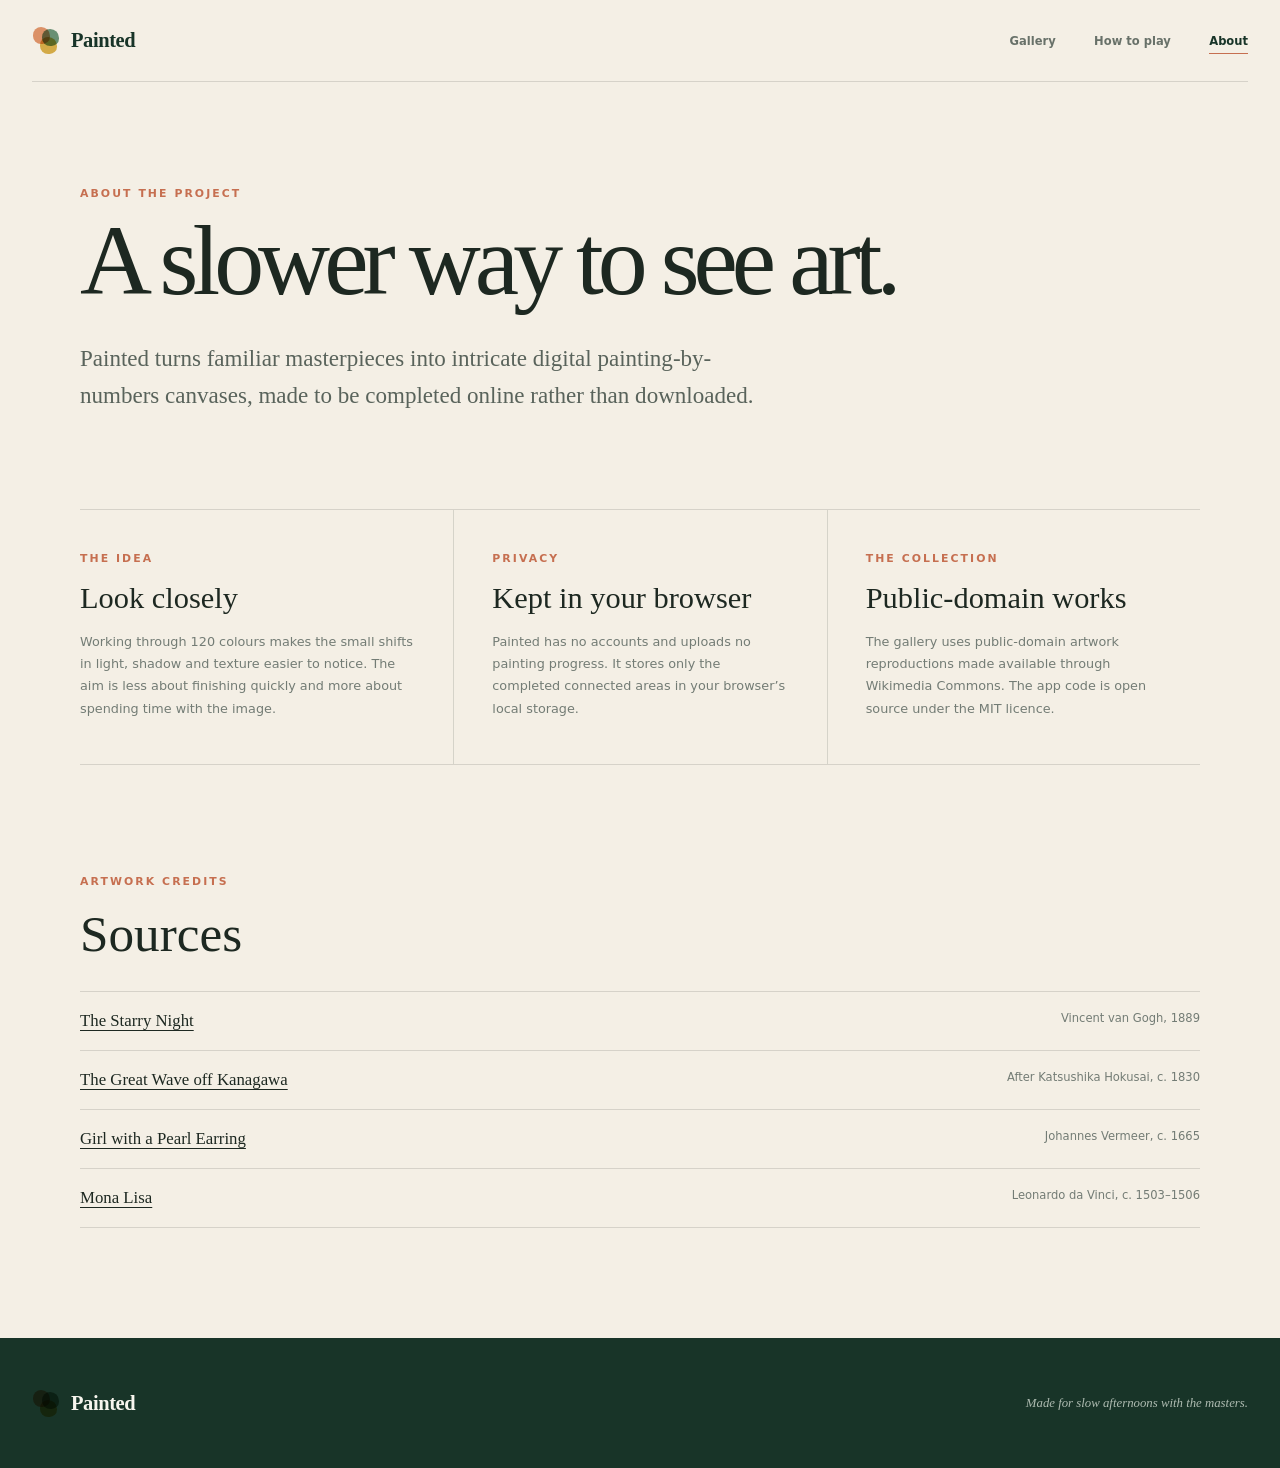
<file: about.html>
<!DOCTYPE html>
<html lang="en">
  <head>
    <meta charset="UTF-8">
    <meta name="viewport" content="width=device-width, initial-scale=1.0">
    <meta name="description" content="About Painted, a browser-based gallery of public-domain masterpieces in 120 colours.">
    <meta name="theme-color" content="#f4efe5">
    <title>About — Painted</title>
    <link rel="stylesheet" href="styles.css">
    <script type="module" src="device-layout.js"></script>
  </head>
  <body>
    <header class="site-header">
      <a class="brand" href="index.html" aria-label="Painted home">
        <span class="brand-mark" aria-hidden="true"><span></span><span></span><span></span></span>
        <span>Painted</span>
      </a>
      <nav class="site-nav" aria-label="Main navigation">
        <a href="index.html">Gallery</a>
        <a href="how.html">How to play</a>
        <a href="about.html" aria-current="page">About</a>
      </nav>
    </header>

    <main class="content-main">
      <header class="page-hero about-hero">
        <p class="eyebrow">About the project</p>
        <h1>A slower way to see art.</h1>
        <p>Painted turns familiar masterpieces into intricate digital painting-by-numbers canvases, made to be completed online rather than downloaded.</p>
      </header>

      <div class="about-grid">
        <section>
          <p class="eyebrow">The idea</p>
          <h2>Look closely</h2>
          <p>Working through 120 colours makes the small shifts in light, shadow and texture easier to notice. The aim is less about finishing quickly and more about spending time with the image.</p>
        </section>
        <section>
          <p class="eyebrow">Privacy</p>
          <h2>Kept in your browser</h2>
          <p>Painted has no accounts and uploads no painting progress. It stores only the completed connected areas in your browser’s local storage.</p>
        </section>
        <section>
          <p class="eyebrow">The collection</p>
          <h2>Public-domain works</h2>
          <p>The gallery uses public-domain artwork reproductions made available through Wikimedia Commons. The app code is open source under the MIT licence.</p>
        </section>
      </div>

      <section class="source-list" aria-labelledby="sources-title">
        <p class="eyebrow">Artwork credits</p>
        <h2 id="sources-title">Sources</h2>
        <ul>
          <li><a href="https://commons.wikimedia.org/wiki/File:Van_Gogh_-_Starry_Night_-_Google_Art_Project.jpg">The Starry Night</a><span>Vincent van Gogh, 1889</span></li>
          <li><a href="https://commons.wikimedia.org/wiki/File:The_Great_Wave_off_Kanagawa.jpg">The Great Wave off Kanagawa</a><span>After Katsushika Hokusai, c. 1830</span></li>
          <li><a href="https://commons.wikimedia.org/wiki/File:Girl_with_a_Pearl_Earring.jpg">Girl with a Pearl Earring</a><span>Johannes Vermeer, c. 1665</span></li>
          <li><a href="https://commons.wikimedia.org/wiki/File:Mona_Lisa,_by_Leonardo_da_Vinci,_from_C2RMF_retouched.jpg">Mona Lisa</a><span>Leonardo da Vinci, c. 1503–1506</span></li>
        </ul>
      </section>
    </main>

    <footer>
      <a class="brand footer-brand" href="index.html">
        <span class="brand-mark" aria-hidden="true"><span></span><span></span><span></span></span>
        <span>Painted</span>
      </a>
      <p>Made for slow afternoons with the masters.</p>
    </footer>
  </body>
</html>
</file>
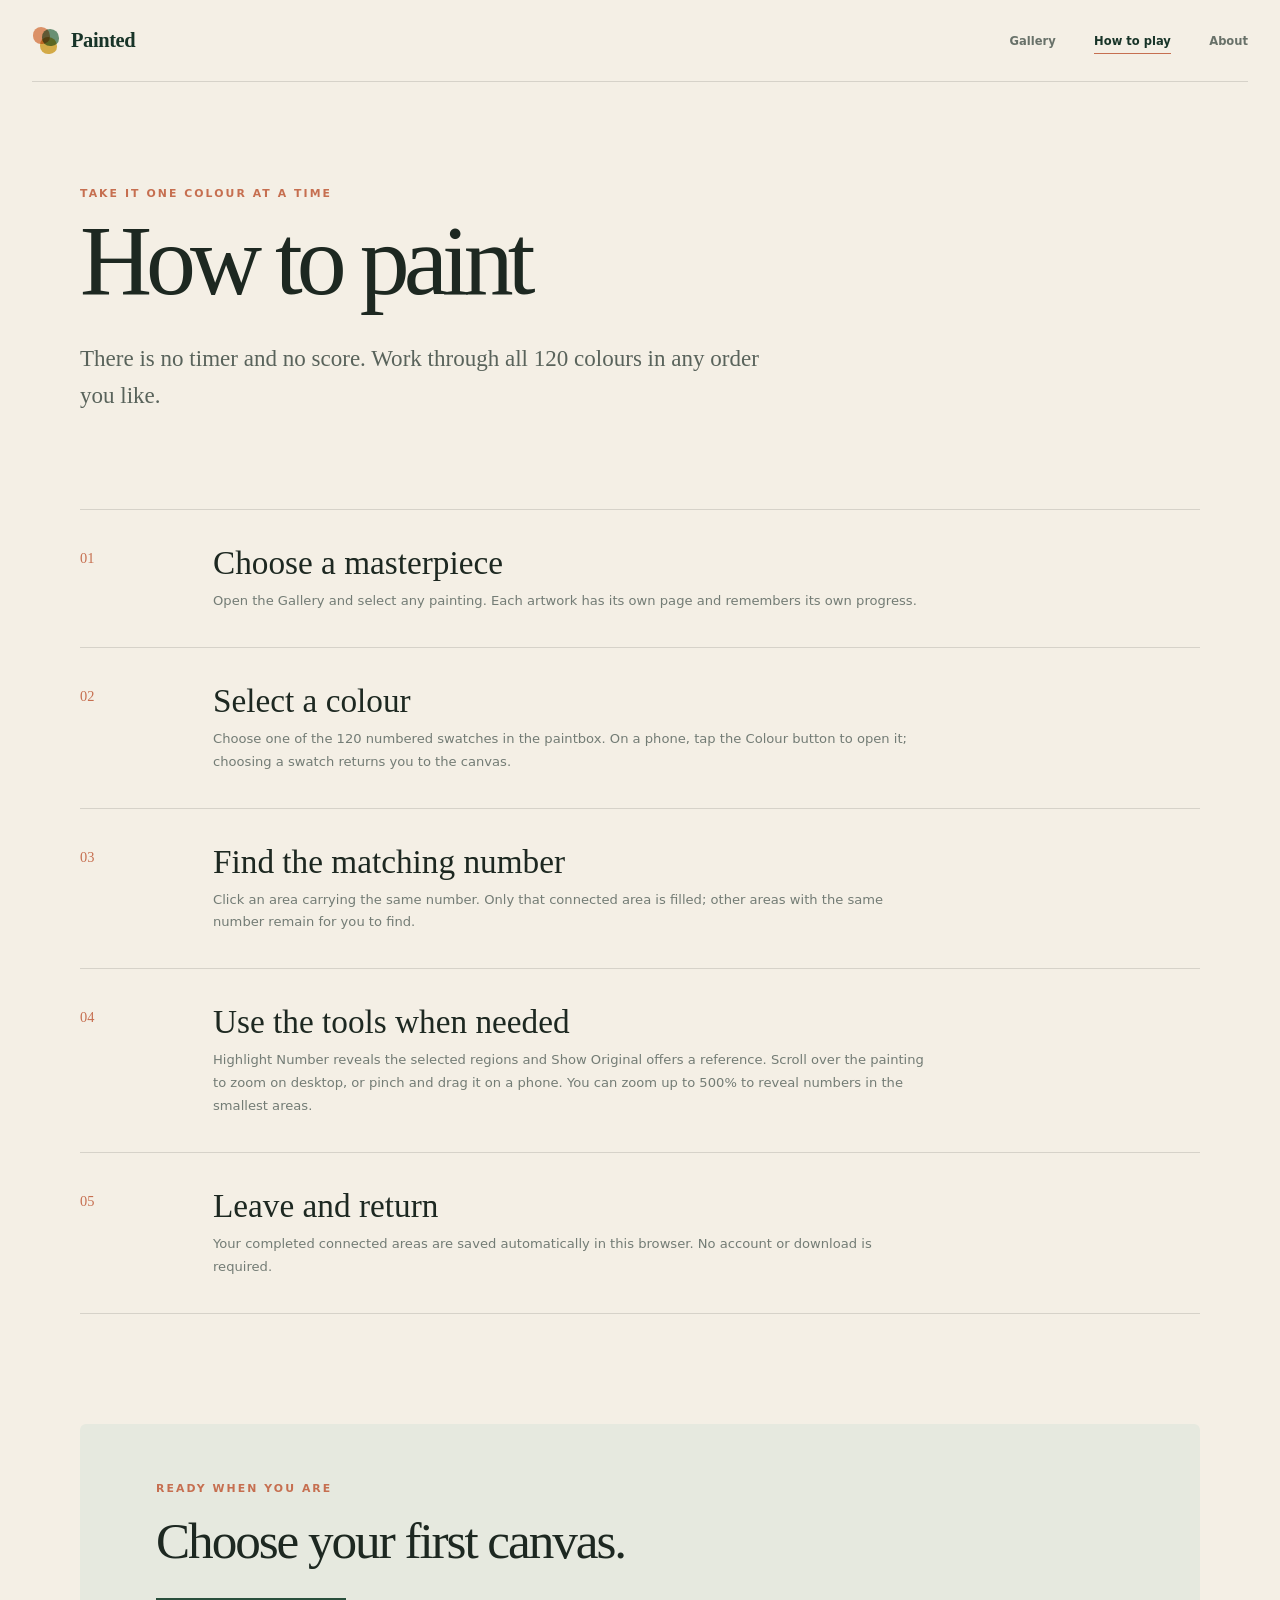
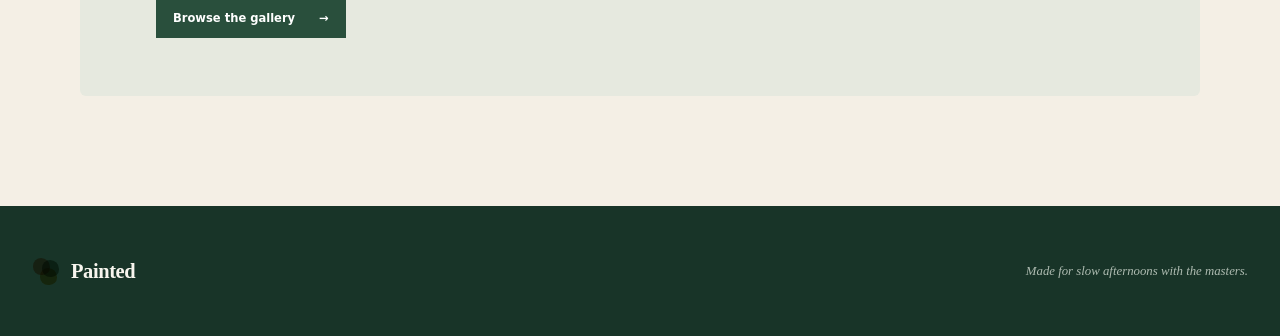
<file: how.html>
<!DOCTYPE html>
<html lang="en">
  <head>
    <meta charset="UTF-8">
    <meta name="viewport" content="width=device-width, initial-scale=1.0">
    <meta name="description" content="Learn how to complete a 120-colour painting-by-numbers masterpiece on Painted.">
    <meta name="theme-color" content="#f4efe5">
    <title>How to play — Painted</title>
    <link rel="stylesheet" href="styles.css">
    <script type="module" src="device-layout.js"></script>
  </head>
  <body>
    <header class="site-header">
      <a class="brand" href="index.html" aria-label="Painted home">
        <span class="brand-mark" aria-hidden="true"><span></span><span></span><span></span></span>
        <span>Painted</span>
      </a>
      <nav class="site-nav" aria-label="Main navigation">
        <a href="index.html">Gallery</a>
        <a href="how.html" aria-current="page">How to play</a>
        <a href="about.html">About</a>
      </nav>
    </header>

    <main class="content-main">
      <header class="page-hero">
        <p class="eyebrow">Take it one colour at a time</p>
        <h1>How to paint</h1>
        <p>There is no timer and no score. Work through all 120 colours in any order you like.</p>
      </header>

      <ol class="instruction-list">
        <li>
          <span>01</span>
          <div><h2>Choose a masterpiece</h2><p>Open the Gallery and select any painting. Each artwork has its own page and remembers its own progress.</p></div>
        </li>
        <li>
          <span>02</span>
          <div><h2>Select a colour</h2><p>Choose one of the 120 numbered swatches in the paintbox. On a phone, tap the Colour button to open it; choosing a swatch returns you to the canvas.</p></div>
        </li>
        <li>
          <span>03</span>
          <div><h2>Find the matching number</h2><p>Click an area carrying the same number. Only that connected area is filled; other areas with the same number remain for you to find.</p></div>
        </li>
        <li>
          <span>04</span>
          <div><h2>Use the tools when needed</h2><p>Highlight Number reveals the selected regions and Show Original offers a reference. Scroll over the painting to zoom on desktop, or pinch and drag it on a phone. You can zoom up to 500% to reveal numbers in the smallest areas.</p></div>
        </li>
        <li>
          <span>05</span>
          <div><h2>Leave and return</h2><p>Your completed connected areas are saved automatically in this browser. No account or download is required.</p></div>
        </li>
      </ol>

      <aside class="content-cta">
        <p class="eyebrow">Ready when you are</p>
        <h2>Choose your first canvas.</h2>
        <a class="primary-link" href="index.html#gallery">Browse the gallery <span aria-hidden="true">→</span></a>
      </aside>
    </main>

    <footer>
      <a class="brand footer-brand" href="index.html">
        <span class="brand-mark" aria-hidden="true"><span></span><span></span><span></span></span>
        <span>Painted</span>
      </a>
      <p>Made for slow afternoons with the masters.</p>
    </footer>
  </body>
</html>
</file>
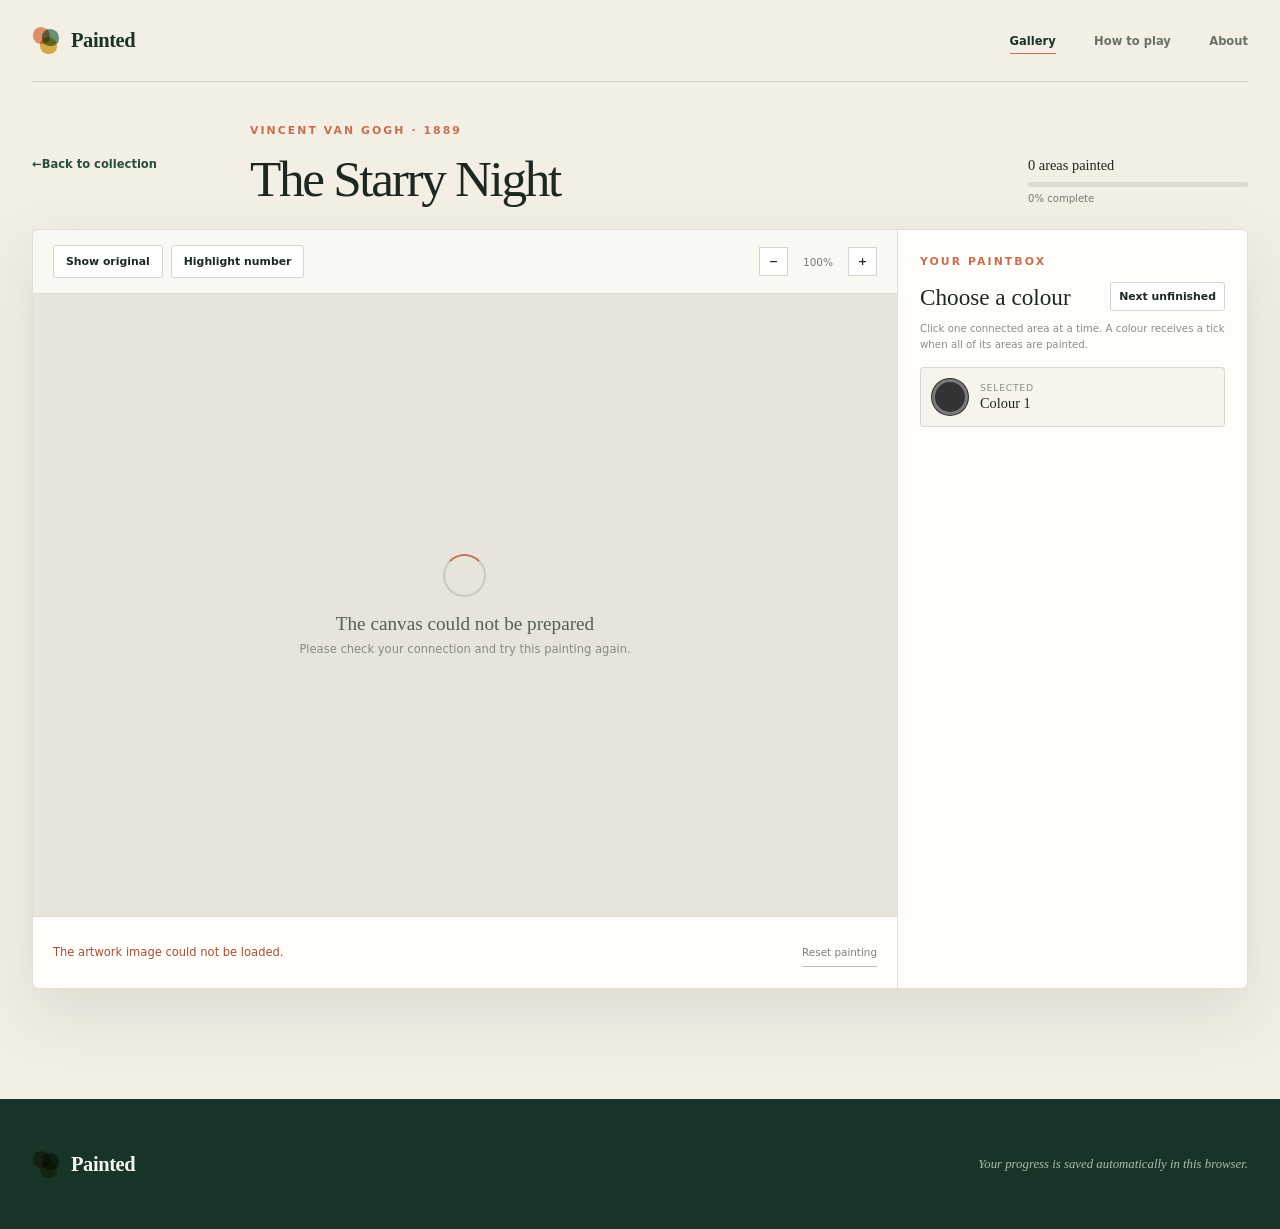
<file: paint.html>
<!DOCTYPE html>
<html lang="en">
  <head>
    <meta charset="UTF-8">
    <meta name="viewport" content="width=device-width, initial-scale=1.0, viewport-fit=cover">
    <meta name="description" content="Paint a classic masterpiece online with 120 numbered colours.">
    <meta name="theme-color" content="#f4efe5">
    <title>Paint a masterpiece — Painted</title>
    <link rel="stylesheet" href="styles.css">
    <link rel="stylesheet" href="mobile-canvas-navigation.css">
    <script type="module" src="device-layout.js"></script>
  </head>
  <body class="paint-page">
    <header class="site-header">
      <a class="brand" href="index.html" aria-label="Painted home">
        <span class="brand-mark" aria-hidden="true"><span></span><span></span><span></span></span>
        <span>Painted</span>
      </a>
      <nav class="site-nav" aria-label="Main navigation">
        <a href="index.html" aria-current="page">Gallery</a>
        <a href="how.html">How to play</a>
        <a href="about.html">About</a>
      </nav>
    </header>

    <main>
      <section class="studio-section" id="studio" aria-labelledby="studio-title">
        <div class="studio-heading">
          <a class="back-button" href="index.html#gallery">
            <span aria-hidden="true">←</span><span class="back-label">Back to collection</span>
          </a>
          <div>
            <p class="eyebrow" id="studio-artist">Preparing artwork</p>
            <h1 id="studio-title">Your canvas</h1>
          </div>
          <div class="progress-summary">
            <strong id="progress-count">0 areas painted</strong>
            <div class="progress-track" aria-hidden="true"><span id="progress-fill"></span></div>
            <small id="progress-percent">0% complete</small>
          </div>
        </div>

        <div class="studio-shell">
          <section class="canvas-panel" aria-label="Interactive painting canvas">
            <div class="canvas-toolbar">
              <div class="tool-group">
                <button id="reference-button" type="button" aria-pressed="false">Show original</button>
                <button id="hint-button" type="button" aria-pressed="false">Highlight number</button>
                <button class="mobile-palette-toggle" id="palette-toggle" type="button" aria-controls="palette-panel" aria-expanded="false">
                  <span aria-hidden="true"></span><strong id="mobile-colour-label">Colours</strong>
                </button>
              </div>
              <div class="zoom-controls" role="group" aria-label="Canvas zoom">
                <button id="zoom-out" type="button" aria-label="Zoom out">−</button>
                <output id="zoom-output" aria-live="polite">100%</output>
                <button id="zoom-in" type="button" aria-label="Zoom in">+</button>
              </div>
            </div>

            <div class="canvas-stage" id="canvas-stage">
              <div class="loading-state" id="loading-state">
                <div class="spinner" aria-hidden="true"></div>
                <strong>Preparing your canvas…</strong>
                <span id="loading-copy">Studying the colours in the original</span>
              </div>
              <div class="canvas-scroll" id="canvas-scroll" hidden>
                <canvas
                  id="paint-canvas"
                  tabindex="0"
                  role="img"
                  aria-label="Interactive numbered painting. Select a colour and click a matching numbered area."
                ></canvas>
              </div>
            </div>

            <div class="canvas-footer">
              <p id="paint-status" role="status" aria-live="polite">Preparing the numbered canvas…</p>
              <button class="reset-button" id="reset-button" type="button">Reset painting</button>
            </div>
          </section>

          <button class="palette-backdrop" id="palette-backdrop" type="button" aria-label="Close paintbox" hidden></button>

          <aside class="palette-panel" id="palette-panel" aria-labelledby="palette-title">
            <div class="palette-drawer-top">
              <span aria-hidden="true"></span>
              <button class="palette-close" id="palette-close" type="button" aria-label="Close paintbox">Close</button>
            </div>
            <div class="palette-heading">
              <div>
                <p class="eyebrow">Your paintbox</p>
                <h2 id="palette-title">Choose a colour</h2>
              </div>
              <button id="next-button" type="button">Next unfinished</button>
            </div>
            <p class="palette-help">Click one connected area at a time. A colour receives a tick when all of its areas are painted.</p>
            <div class="selected-colour" id="selected-colour">
              <span></span>
              <div><small>Selected</small><strong>Colour 1</strong></div>
            </div>
            <div class="palette-grid" id="palette-grid" role="group" aria-label="Numbered colour palette"></div>
          </aside>
        </div>
      </section>
    </main>

    <footer>
      <a class="brand footer-brand" href="index.html">
        <span class="brand-mark" aria-hidden="true"><span></span><span></span><span></span></span>
        <span>Painted</span>
      </a>
      <p>Your progress is saved automatically in this browser.</p>
    </footer>

    <script type="module" src="app.js"></script>
    <script type="module" src="palette-loop.js"></script>
  </body>
</html>
</file>
<file: styles.css>
:root {
  --paper: #f4efe5;
  --card: #fffdf8;
  --ink: #1d2821;
  --forest: #294f3c;
  --forest-dark: #183428;
  --terracotta: #c66f50;
  --sage: #78917d;
  --muted: #737c75;
  --line: rgba(29, 40, 33, 0.14);
  --shadow: 0 24px 62px rgba(33, 43, 36, 0.1);
}

* { box-sizing: border-box; }

html { scroll-behavior: smooth; }

body {
  margin: 0;
  background: var(--paper);
  color: var(--ink);
  font-family: Inter, ui-sans-serif, system-ui, -apple-system, BlinkMacSystemFont, "Segoe UI", sans-serif;
  -webkit-font-smoothing: antialiased;
}

button, input { font: inherit; }
button { color: inherit; }
a { color: inherit; }
[hidden] { display: none !important; }

.site-header {
  width: min(1480px, calc(100% - 64px));
  min-height: 82px;
  margin: 0 auto;
  display: flex;
  align-items: center;
  justify-content: space-between;
  border-bottom: 1px solid var(--line);
}

.site-nav { display: flex; align-items: center; gap: clamp(18px, 3vw, 42px); }
.site-nav a {
  position: relative;
  padding: 10px 0;
  color: #687169;
  font-size: 0.72rem;
  font-weight: 760;
  text-decoration: none;
}
.site-nav a::after {
  content: "";
  position: absolute;
  right: 0;
  bottom: 4px;
  left: 0;
  height: 1px;
  background: var(--terracotta);
  transform: scaleX(0);
  transition: transform 160ms ease;
}
.site-nav a:hover::after, .site-nav a[aria-current="page"]::after { transform: scaleX(1); }
.site-nav a[aria-current="page"] { color: var(--forest-dark); }

.brand {
  display: inline-flex;
  align-items: center;
  gap: 11px;
  color: var(--forest-dark);
  font-family: Georgia, "Times New Roman", serif;
  font-size: 1.28rem;
  font-weight: 700;
  letter-spacing: -0.02em;
  text-decoration: none;
}

.brand-mark { position: relative; width: 28px; height: 27px; display: inline-block; }
.brand-mark span { position: absolute; width: 17px; height: 17px; border-radius: 50% 55% 45% 50%; mix-blend-mode: multiply; }
.brand-mark span:nth-child(1) { top: 0; left: 1px; background: #e59b73; }
.brand-mark span:nth-child(2) { top: 2px; right: 1px; background: #6e9a80; }
.brand-mark span:nth-child(3) { bottom: 0; left: 8px; background: #ddb64f; }

.header-note {
  margin: 0;
  color: var(--muted);
  font-size: 0.7rem;
  font-weight: 700;
  letter-spacing: 0.13em;
  text-transform: uppercase;
}

main { width: min(1480px, calc(100% - 64px)); margin: 0 auto; }

.hero {
  min-height: 470px;
  padding: 76px 0 66px;
  display: grid;
  grid-template-columns: minmax(520px, 1.3fr) minmax(280px, 0.7fr);
  align-items: end;
  gap: 80px;
}

.eyebrow {
  margin: 0 0 16px;
  color: var(--terracotta);
  font-size: 0.68rem;
  font-weight: 850;
  letter-spacing: 0.19em;
  text-transform: uppercase;
}

h1, h2, h3, p { margin-top: 0; }

.hero h1 {
  margin: 0;
  font-family: Georgia, "Times New Roman", serif;
  font-size: clamp(4.2rem, 7.5vw, 8.5rem);
  font-weight: 500;
  letter-spacing: -0.06em;
  line-height: 0.84;
}

.hero h1 em { color: var(--terracotta); font-weight: 400; }

.hero-copy {
  max-width: 510px;
  margin: 0 0 9px;
  color: #556058;
  font-family: Georgia, "Times New Roman", serif;
  font-size: clamp(1.15rem, 1.7vw, 1.55rem);
  line-height: 1.62;
}

.gallery-section { padding: 65px 0 100px; border-top: 1px solid var(--line); }

.section-heading {
  margin-bottom: 34px;
  display: flex;
  align-items: end;
  justify-content: space-between;
  gap: 40px;
}

.section-heading h2, .studio-heading h1, .how-it-works h2 {
  margin: 0;
  font-family: Georgia, "Times New Roman", serif;
  font-size: clamp(2.4rem, 4vw, 4.25rem);
  font-weight: 500;
  letter-spacing: -0.045em;
  line-height: 1;
}

.section-heading > p {
  max-width: 390px;
  margin: 0 0 3px;
  color: var(--muted);
  font-size: 0.83rem;
  line-height: 1.7;
}

.painting-grid { display: grid; grid-template-columns: repeat(4, minmax(0, 1fr)); gap: 20px; }

.painting-card {
  min-width: 0;
  overflow: hidden;
  background: var(--card);
  border: 1px solid var(--line);
  border-radius: 5px;
  box-shadow: 0 10px 30px rgba(31, 41, 34, 0.045);
  transition: transform 180ms ease, box-shadow 180ms ease;
}

.painting-card:hover { transform: translateY(-5px); box-shadow: 0 19px 42px rgba(31, 41, 34, 0.11); }

.painting-image-wrap { position: relative; height: 310px; overflow: hidden; background: #d7d6cf; }
.painting-image-wrap img { width: 100%; height: 100%; display: block; object-fit: cover; transition: transform 450ms ease; }
.painting-card:hover img { transform: scale(1.025); }
.painting-image-wrap.portrait img { object-position: center 28%; }

.difficulty {
  position: absolute;
  top: 14px;
  right: 14px;
  padding: 6px 9px;
  border: 1px solid rgba(255, 255, 255, 0.42);
  border-radius: 2px;
  background: rgba(22, 39, 30, 0.72);
  color: #fff;
  font-size: 0.6rem;
  font-weight: 750;
  letter-spacing: 0.12em;
  text-transform: uppercase;
  backdrop-filter: blur(5px);
}

.painting-card-copy { padding: 21px 21px 20px; }
.painting-card-copy > p { margin: 0 0 6px; color: #8a918b; font-size: 0.63rem; letter-spacing: 0.045em; text-transform: uppercase; }
.painting-card-copy h3 { min-height: 49px; margin: 0 0 18px; font-family: Georgia, "Times New Roman", serif; font-size: 1.3rem; font-weight: 500; line-height: 1.22; }

.card-progress { margin-bottom: 18px; display: grid; grid-template-columns: 1fr auto; align-items: center; gap: 10px; }
.card-progress > span { height: 3px; overflow: hidden; border-radius: 3px; background: #e4e4de; }
.card-progress i { width: 0; height: 100%; display: block; background: var(--terracotta); transition: width 220ms ease; }
.card-progress strong { color: #8a918b; font-size: 0.61rem; font-weight: 750; }

.start-button {
  width: 100%;
  padding: 12px 0 2px;
  display: flex;
  justify-content: space-between;
  border: 0;
  border-top: 1px solid var(--line);
  background: transparent;
  color: var(--forest);
  font-size: 0.73rem;
  font-weight: 800;
  cursor: pointer;
  text-decoration: none;
}

.start-button span { transition: transform 160ms ease; }
.start-button:hover span { transform: translateX(4px); }

.studio-section { padding: 42px 0 110px; scroll-margin-top: 18px; }

.studio-heading {
  margin-bottom: 25px;
  display: grid;
  grid-template-columns: 190px 1fr 220px;
  align-items: end;
  gap: 28px;
}

.studio-heading h1 { font-size: clamp(2.4rem, 4vw, 4rem); }

.back-button {
  align-self: center;
  justify-self: start;
  padding: 9px 0;
  border: 0;
  background: transparent;
  color: var(--forest);
  font-size: 0.72rem;
  font-weight: 800;
  cursor: pointer;
  text-decoration: none;
}

.progress-summary { justify-self: stretch; }
.progress-summary strong { display: block; margin-bottom: 8px; font-family: Georgia, serif; font-size: 0.9rem; font-weight: 500; }
.progress-summary small { margin-top: 6px; display: block; color: var(--muted); font-size: 0.63rem; }
.progress-track { width: 100%; height: 5px; overflow: hidden; border-radius: 6px; background: rgba(42, 78, 59, 0.12); }
.progress-track span { width: 0; height: 100%; display: block; background: var(--terracotta); transition: width 260ms ease; }

.studio-shell {
  min-height: 760px;
  display: grid;
  grid-template-columns: minmax(0, 1fr) 350px;
  overflow: hidden;
  border: 1px solid var(--line);
  border-radius: 6px;
  background: var(--card);
  box-shadow: var(--shadow);
}

.canvas-panel { min-width: 0; display: grid; grid-template-rows: auto 1fr auto; background: #edeae2; }

.canvas-toolbar {
  min-height: 64px;
  padding: 12px 20px;
  display: flex;
  align-items: center;
  justify-content: space-between;
  gap: 20px;
  border-bottom: 1px solid var(--line);
  background: #faf8f3;
}

.tool-group { display: flex; gap: 8px; }
.mobile-palette-toggle, .palette-drawer-top, .palette-backdrop { display: none; }
.tool-group button, .zoom-controls button, #next-button {
  border: 1px solid #d3d5d0;
  background: #fff;
  font-size: 0.68rem;
  font-weight: 750;
  cursor: pointer;
}

.tool-group button { padding: 9px 12px; border-radius: 3px; }
.tool-group button[aria-pressed="true"] { border-color: var(--forest); background: var(--forest); color: #fff; }

.zoom-controls { display: flex; align-items: center; gap: 4px; }
.zoom-controls button { width: 29px; height: 29px; padding: 0; }
.zoom-controls output { width: 52px; color: var(--muted); text-align: center; font-size: 0.66rem; }

.canvas-stage {
  position: relative;
  min-height: 610px;
  display: grid;
  place-items: center;
  overflow: hidden;
  background-color: #e7e4dc;
  background-image: radial-gradient(#c6c5bf 0.7px, transparent 0.7px);
  background-size: 14px 14px;
}

.loading-state { display: flex; flex-direction: column; align-items: center; color: #566058; }
.loading-state strong { margin: 16px 0 7px; font-family: Georgia, serif; font-size: 1.2rem; font-weight: 500; }
.loading-state span { color: #858c86; font-size: 0.72rem; }

.spinner { width: 43px; height: 43px; border: 2px solid rgba(36, 77, 59, 0.17); border-top-color: var(--terracotta); border-radius: 50%; animation: spin 800ms linear infinite; }
@keyframes spin { to { transform: rotate(360deg); } }

.canvas-scroll { width: 100%; height: 100%; padding: 38px; overflow: auto; display: flex; align-items: flex-start; justify-content: flex-start; }
#paint-canvas { max-width: none; flex: 0 0 auto; display: block; margin: auto; background: #fffefa; box-shadow: 0 15px 46px rgba(31, 40, 34, 0.2); cursor: crosshair; transform-origin: top left; transition: filter 140ms ease; }
#paint-canvas.is-wrong { animation: nudge 230ms ease; filter: sepia(0.35); }
@keyframes nudge { 33% { transform: translateX(-4px); } 66% { transform: translateX(4px); } }

.canvas-footer {
  min-height: 72px;
  padding: 14px 20px;
  display: flex;
  align-items: center;
  justify-content: space-between;
  gap: 20px;
  border-top: 1px solid var(--line);
  background: #fffdfa;
}

.canvas-footer p { margin: 0; color: #667068; font-size: 0.72rem; line-height: 1.5; }
.canvas-footer p.is-success { color: var(--forest); font-weight: 750; }
.canvas-footer p.is-error { color: #a64f39; }

.reset-button {
  flex: 0 0 auto;
  padding: 8px 0;
  border: 0;
  border-bottom: 1px solid #bdc0bb;
  background: transparent;
  color: #7b817c;
  font-size: 0.65rem;
  cursor: pointer;
}

.palette-panel { min-width: 0; padding: 25px 22px; border-left: 1px solid var(--line); background: #fffdfa; }
.palette-heading { display: flex; align-items: end; justify-content: space-between; gap: 12px; }
.palette-heading h2 { margin: 0; font-family: Georgia, serif; font-size: 1.45rem; font-weight: 500; }
#next-button { padding: 7px 8px; border-radius: 3px; white-space: nowrap; }
.palette-help { margin: 10px 0 15px; color: #888f89; font-size: 0.64rem; line-height: 1.5; }

.selected-colour {
  margin-bottom: 14px;
  padding: 10px;
  display: flex;
  align-items: center;
  gap: 11px;
  border: 1px solid var(--line);
  border-radius: 4px;
  background: #f7f4ed;
}

.selected-colour > span { width: 38px; height: 38px; flex: 0 0 38px; border: 1px solid rgba(0, 0, 0, 0.12); border-radius: 50%; background: #333; box-shadow: inset 0 0 0 3px rgba(255, 255, 255, 0.35); }
.selected-colour div { display: flex; flex-direction: column; gap: 2px; }
.selected-colour small { color: #899089; font-size: 0.58rem; letter-spacing: 0.08em; text-transform: uppercase; }
.selected-colour strong { font-family: Georgia, serif; font-size: 0.9rem; font-weight: 500; }

.palette-grid {
  max-height: 575px;
  padding: 3px 5px 10px 3px;
  display: grid;
  grid-template-columns: repeat(6, 1fr);
  gap: 7px;
  overflow-y: auto;
  scrollbar-color: #b9beb9 transparent;
  scrollbar-width: thin;
}

.palette-swatch {
  position: relative;
  aspect-ratio: 1;
  min-width: 0;
  display: grid;
  place-items: center;
  border: 2px solid transparent;
  border-radius: 50%;
  background: var(--swatch);
  color: var(--number-colour, #fff);
  font-family: Georgia, serif;
  font-size: 0.66rem;
  font-weight: 700;
  text-shadow: var(--number-shadow, 0 1px 2px rgba(0, 0, 0, 0.55));
  cursor: pointer;
  box-shadow: inset 0 0 0 1px rgba(0, 0, 0, 0.1);
}

.palette-swatch:hover { transform: scale(1.08); z-index: 1; }
.palette-swatch.is-selected { outline: 3px solid var(--forest-dark); outline-offset: 2px; }
.palette-swatch.is-complete::after {
  content: "✓";
  position: absolute;
  right: -3px;
  bottom: -2px;
  width: 17px;
  height: 17px;
  display: grid;
  place-items: center;
  border: 2px solid #fffdfa;
  border-radius: 50%;
  background: var(--forest);
  color: #fff;
  font-family: sans-serif;
  font-size: 0.58rem;
  text-shadow: none;
}

.notice { padding: 20px; border: 1px solid var(--line); background: var(--card); color: var(--muted); }

.home-callout {
  margin: 12px 0 100px;
  padding: 64px clamp(30px, 6vw, 92px);
  display: grid;
  grid-template-columns: minmax(230px, 0.8fr) minmax(260px, 1fr);
  column-gap: clamp(40px, 8vw, 120px);
  border-radius: 6px;
  background: var(--forest-dark);
  color: #edf1ec;
}
.home-callout .eyebrow { grid-column: 1 / -1; color: #e2a989; }
.home-callout h2 {
  margin: 0;
  font-family: Georgia, serif;
  font-size: clamp(2.4rem, 4vw, 4rem);
  font-weight: 500;
  letter-spacing: -0.045em;
  line-height: 1;
}
.home-callout > p:not(.eyebrow) { margin: 2px 0 24px; color: #bcc8c0; font-size: 0.82rem; line-height: 1.75; }
.home-callout .text-link { grid-column: 2; justify-self: start; }

.text-link {
  color: inherit;
  font-size: 0.72rem;
  font-weight: 800;
  text-decoration: none;
  border-bottom: 1px solid currentColor;
  padding-bottom: 4px;
}
.text-link span, .primary-link span { display: inline-block; transition: transform 160ms ease; }
.text-link:hover span, .primary-link:hover span { transform: translateX(4px); }

.content-main { max-width: 1120px; }
.page-hero { max-width: 920px; padding: 105px 0 95px; }
.page-hero h1 {
  margin: 0 0 34px;
  font-family: Georgia, serif;
  font-size: clamp(4rem, 7.8vw, 7.8rem);
  font-weight: 500;
  letter-spacing: -0.06em;
  line-height: 0.9;
}
.page-hero > p:last-child {
  max-width: 700px;
  margin: 0;
  color: #59635b;
  font-family: Georgia, serif;
  font-size: clamp(1.12rem, 1.8vw, 1.5rem);
  line-height: 1.6;
}
.about-hero { max-width: 1000px; }

.instruction-list { margin: 0 0 110px; padding: 0; list-style: none; border-top: 1px solid var(--line); }
.instruction-list li {
  padding: 34px 0;
  display: grid;
  grid-template-columns: 105px 1fr;
  gap: 28px;
  border-bottom: 1px solid var(--line);
}
.instruction-list li > span { padding-top: 6px; color: var(--terracotta); font-family: Georgia, serif; font-size: 0.9rem; }
.instruction-list h2 { margin: 0 0 8px; font-family: Georgia, serif; font-size: clamp(1.6rem, 2.6vw, 2.35rem); font-weight: 500; }
.instruction-list p { max-width: 720px; margin: 0; color: var(--muted); font-size: 0.82rem; line-height: 1.75; }

.content-cta {
  margin-bottom: 110px;
  padding: 58px clamp(28px, 6vw, 76px);
  border-radius: 6px;
  background: #e6e9df;
}
.content-cta h2 { margin: 0 0 28px; font-family: Georgia, serif; font-size: clamp(2.3rem, 4vw, 4rem); font-weight: 500; letter-spacing: -0.04em; }
.primary-link { display: inline-flex; gap: 24px; padding: 13px 17px; background: var(--forest); color: #fff; font-size: 0.72rem; font-weight: 800; text-decoration: none; }

.about-grid {
  margin-bottom: 110px;
  display: grid;
  grid-template-columns: repeat(3, 1fr);
  border-top: 1px solid var(--line);
  border-bottom: 1px solid var(--line);
}
.about-grid section { padding: 42px 38px 44px 0; }
.about-grid section + section { padding-left: 38px; border-left: 1px solid var(--line); }
.about-grid h2, .source-list h2 { margin: 0 0 15px; font-family: Georgia, serif; font-size: 1.9rem; font-weight: 500; }
.about-grid section > p:last-child { margin: 0; color: var(--muted); font-size: 0.8rem; line-height: 1.75; }

.source-list { margin-bottom: 110px; }
.source-list h2 { font-size: clamp(2.5rem, 4vw, 4rem); }
.source-list ul { margin: 28px 0 0; padding: 0; list-style: none; border-top: 1px solid var(--line); }
.source-list li { padding: 19px 0; display: flex; justify-content: space-between; gap: 30px; border-bottom: 1px solid var(--line); }
.source-list a { font-family: Georgia, serif; font-size: 1.05rem; text-underline-offset: 4px; }
.source-list span { color: var(--muted); font-size: 0.72rem; text-align: right; }

.how-it-works { padding: 110px 0; text-align: center; border-top: 1px solid var(--line); }
.how-it-works > h2 { max-width: 660px; margin: 0 auto 55px; }
.how-it-works ol { max-width: 1040px; margin: 0 auto; padding: 0; display: grid; grid-template-columns: repeat(3, 1fr); list-style: none; }
.how-it-works li { padding: 0 46px; display: flex; flex-direction: column; align-items: center; }
.how-it-works li + li { border-left: 1px solid var(--line); }
.how-it-works li > span { width: 39px; height: 39px; margin-bottom: 17px; display: grid; place-items: center; border-radius: 50%; background: #e1e7df; color: var(--forest); font-family: Georgia, serif; }
.how-it-works li strong { margin-bottom: 7px; font-family: Georgia, serif; font-size: 1.08rem; }
.how-it-works li p { margin: 0; color: var(--muted); font-size: 0.74rem; line-height: 1.6; }

.credits { margin-bottom: 90px; padding: 24px 0 0; border-top: 1px solid var(--line); color: #858c86; }
.credits h2 { margin-bottom: 7px; color: #5b655d; font-family: Georgia, serif; font-size: 1rem; font-weight: 500; }
.credits p { max-width: 1050px; margin: 0; font-size: 0.65rem; line-height: 1.7; }
.credits a { text-underline-offset: 2px; }

footer { min-height: 130px; padding: 35px max(32px, calc((100% - 1480px) / 2)); display: flex; align-items: center; justify-content: space-between; background: var(--forest-dark); color: #e9eee9; }
.footer-brand { color: #f7f5ee; }
footer p { margin: 0; color: #aebbb1; font-family: Georgia, serif; font-size: 0.8rem; font-style: italic; }

:focus-visible { outline: 3px solid rgba(198, 111, 80, 0.42); outline-offset: 3px; }

@media (max-width: 1180px) {
  .painting-grid { grid-template-columns: repeat(2, minmax(0, 1fr)); }
  .painting-image-wrap { height: 360px; }
  .studio-shell { grid-template-columns: minmax(0, 1fr) 320px; }
  .palette-grid { grid-template-columns: repeat(5, 1fr); }
}

@media (max-width: 900px) {
  .site-header, main { width: min(100% - 36px, 760px); }
  .hero { min-height: 0; padding: 64px 0 72px; grid-template-columns: 1fr; gap: 40px; }
  .hero-copy { max-width: 600px; }
  .section-heading { align-items: start; flex-direction: column; gap: 17px; }
  .home-callout { grid-template-columns: 1fr; row-gap: 24px; }
  .home-callout .text-link { grid-column: 1; }
  .about-grid { grid-template-columns: 1fr; }
  .about-grid section, .about-grid section + section { padding: 34px 0; border-left: 0; }
  .about-grid section + section { border-top: 1px solid var(--line); }
  .studio-heading { grid-template-columns: 1fr auto; }
  .back-button { grid-column: 1 / -1; }
  .studio-shell { display: block; }
  .palette-panel { border-top: 1px solid var(--line); border-left: 0; }
  .palette-grid { max-height: 360px; grid-template-columns: repeat(10, 1fr); }
}

@media (max-width: 640px) {
  .site-header { min-height: 72px; }
  .site-nav { gap: 14px; }
  .site-nav a { font-size: 0.65rem; }
  .hero { padding-top: 52px; }
  .hero h1 { font-size: clamp(3.55rem, 19vw, 5.4rem); }
  .painting-grid { grid-template-columns: 1fr; }
  .painting-image-wrap { height: 330px; }
  .home-callout { margin-bottom: 72px; padding: 42px 28px; }
  .page-hero { padding: 70px 0 62px; }
  .page-hero h1 { font-size: clamp(3.25rem, 16vw, 5.3rem); }
  .instruction-list { margin-bottom: 72px; }
  .instruction-list li { grid-template-columns: 1fr; gap: 10px; }
  .content-cta, .about-grid, .source-list { margin-bottom: 72px; }
  .source-list li { flex-direction: column; gap: 6px; }
  .source-list span { text-align: left; }
  .studio-heading { display: block; }
  .back-button { margin-bottom: 24px; }
  .progress-summary { margin-top: 22px; }
  .canvas-toolbar { align-items: flex-start; flex-direction: column; }
  .canvas-stage { min-height: 470px; }
  .canvas-scroll { padding: 20px; }
  .canvas-footer { align-items: flex-start; flex-direction: column; }
  .palette-grid { grid-template-columns: repeat(7, 1fr); }
  .how-it-works ol { gap: 34px; grid-template-columns: 1fr; }
  .how-it-works li + li { border-left: 0; }
  footer { gap: 20px; flex-direction: column; text-align: center; }
}

@media (max-width: 430px) {
  .site-header .brand > span:last-child { display: none; }
  .site-nav { gap: 12px; }
}

/* Phone mode is selected by device-layout.js using the browser's mobile flag,
   mobile user agent, or a phone-sized coarse touchscreen. */
html[data-device="phone"] { --phone-gutter: 16px; }

html[data-device="phone"] body:not(.paint-page) .site-header,
html[data-device="phone"] body:not(.paint-page) main {
  width: calc(100% - (var(--phone-gutter) * 2));
}

html[data-device="phone"] body:not(.paint-page) .site-header {
  min-height: 62px;
  padding-top: env(safe-area-inset-top);
}

html[data-device="phone"] .brand {
  gap: 8px;
  font-size: 1.08rem;
}

html[data-device="phone"] .brand-mark {
  width: 25px;
  height: 24px;
  transform: scale(.9);
}

html[data-device="phone"] .site-nav { gap: 15px; }
html[data-device="phone"] .site-nav a { min-height: 44px; display: grid; place-items: center; font-size: .65rem; }

html[data-device="phone"] .hero {
  min-height: 0;
  padding: 42px 0 47px;
  grid-template-columns: 1fr;
  gap: 28px;
}

html[data-device="phone"] .hero h1 { font-size: clamp(3.4rem, 18vw, 5.2rem); }
html[data-device="phone"] .hero-copy { font-size: 1.08rem; line-height: 1.5; }
html[data-device="phone"] .gallery-section { padding: 42px 0 62px; }
html[data-device="phone"] .section-heading { margin-bottom: 24px; }
html[data-device="phone"] .section-heading h2 { font-size: 2.25rem; }
html[data-device="phone"] .painting-grid { grid-template-columns: 1fr; gap: 16px; }
html[data-device="phone"] .painting-card { border-radius: 8px; }
html[data-device="phone"] .painting-card:hover { transform: none; }
html[data-device="phone"] .painting-image-wrap { height: clamp(220px, 64vw, 290px); }
html[data-device="phone"] .painting-card-copy { padding: 18px; }
html[data-device="phone"] .painting-card-copy h3 { min-height: 0; margin-bottom: 15px; }
html[data-device="phone"] .start-button { min-height: 48px; padding: 15px 0 0; align-items: center; }
html[data-device="phone"] .home-callout { margin-bottom: 62px; padding: 38px 25px; }
html[data-device="phone"] .home-callout h2 { font-size: 2.35rem; }

html[data-device="phone"] .page-hero { padding: 58px 0 52px; }
html[data-device="phone"] .page-hero h1 { margin-bottom: 24px; font-size: clamp(3.1rem, 15vw, 4.8rem); }
html[data-device="phone"] .instruction-list li { padding: 28px 0; }
html[data-device="phone"] .content-cta { padding: 38px 25px; }

html[data-device="phone"] body.paint-page {
  height: var(--app-height, 100dvh);
  overflow: hidden;
  overscroll-behavior: none;
}

html[data-device="phone"] body.paint-page .site-header {
  width: 100%;
  height: calc(54px + env(safe-area-inset-top));
  min-height: calc(54px + env(safe-area-inset-top));
  padding: env(safe-area-inset-top) 14px 0;
  border-bottom-color: rgba(29, 40, 33, .1);
}

html[data-device="phone"] body.paint-page .site-header .brand > span:last-child { display: inline; }
html[data-device="phone"] body.paint-page .site-nav { display: none; }
html[data-device="phone"] body.paint-page main { width: 100%; height: calc(var(--app-height, 100dvh) - 54px - env(safe-area-inset-top)); }

html[data-device="phone"] .studio-section {
  height: 100%;
  padding: 8px 10px max(10px, env(safe-area-inset-bottom));
  display: grid;
  grid-template-rows: auto minmax(0, 1fr);
}

html[data-device="phone"] .studio-heading {
  min-height: 52px;
  margin: 0 0 8px;
  display: grid;
  grid-template-columns: 40px minmax(0, 1fr) minmax(92px, 30vw);
  align-items: center;
  gap: 9px;
}

html[data-device="phone"] .back-button {
  width: 40px;
  height: 40px;
  margin: 0;
  padding: 0;
  display: grid;
  place-items: center;
  border: 1px solid var(--line);
  border-radius: 50%;
  background: var(--card);
  font-size: 1rem;
}

html[data-device="phone"] .back-label,
html[data-device="phone"] .studio-heading .eyebrow { display: none; }
html[data-device="phone"] .studio-heading h1 { overflow: hidden; font-size: 1.18rem; line-height: 1.15; text-overflow: ellipsis; white-space: nowrap; }
html[data-device="phone"] .progress-summary strong { margin-bottom: 5px; overflow: hidden; font-size: .66rem; text-overflow: ellipsis; white-space: nowrap; }
html[data-device="phone"] .progress-summary small { margin-top: 4px; font-size: .57rem; }
html[data-device="phone"] .progress-track { height: 4px; }

html[data-device="phone"] .studio-shell {
  min-height: 0;
  height: 100%;
  display: block;
  overflow: hidden;
  border-radius: 8px;
  box-shadow: 0 10px 34px rgba(33, 43, 36, .12);
}

html[data-device="phone"] .canvas-panel { height: 100%; grid-template-rows: auto minmax(0, 1fr) auto; }
html[data-device="phone"] .canvas-toolbar {
  min-height: 54px;
  padding: 5px 7px;
  display: grid;
  grid-template-columns: minmax(0, 1fr) auto;
  align-items: center;
  gap: 6px;
}

html[data-device="phone"] .tool-group { min-width: 0; gap: 5px; }
html[data-device="phone"] .tool-group button,
html[data-device="phone"] .zoom-controls button {
  min-height: 42px;
  border-radius: 5px;
  font-size: .62rem;
}

html[data-device="phone"] .tool-group button { padding: 7px 8px; white-space: nowrap; }
html[data-device="phone"] .mobile-palette-toggle { min-width: 67px; display: inline-flex; align-items: center; justify-content: center; gap: 5px; }
html[data-device="phone"] .mobile-palette-toggle > span { width: 15px; height: 15px; flex: 0 0 15px; border: 1px solid rgba(0,0,0,.15); border-radius: 50%; background: var(--mobile-swatch, #333); }
html[data-device="phone"] .mobile-palette-toggle strong { max-width: 47px; overflow: hidden; font-size: inherit; text-overflow: ellipsis; white-space: nowrap; }
html[data-device="phone"] .zoom-controls { gap: 2px; }
html[data-device="phone"] .zoom-controls button { width: 38px; height: 42px; }
html[data-device="phone"] .zoom-controls output { width: 43px; font-size: .59rem; }

html[data-device="phone"] .canvas-stage { min-height: 0; }
html[data-device="phone"] .canvas-scroll {
  padding: 14px;
  overscroll-behavior: contain;
  touch-action: none;
  user-select: none;
}

html[data-device="phone"] #paint-canvas { margin: auto; cursor: default; touch-action: none; box-shadow: 0 8px 25px rgba(31, 40, 34, .18); }
html[data-device="phone"] .loading-state { padding: 20px; text-align: center; }
html[data-device="phone"] .loading-state strong { font-size: 1.05rem; }

html[data-device="phone"] .canvas-footer {
  min-height: 54px;
  padding: 8px 10px;
  gap: 10px;
  flex-direction: row;
  align-items: center;
}

html[data-device="phone"] .canvas-footer p {
  display: -webkit-box;
  overflow: hidden;
  font-size: .64rem;
  line-height: 1.35;
  -webkit-box-orient: vertical;
  -webkit-line-clamp: 2;
}

html[data-device="phone"] .reset-button { min-height: 40px; padding: 5px 0; font-size: .59rem; }
html[data-device="phone"] body.paint-page > footer { display: none; }

html[data-device="phone"] .palette-backdrop:not([hidden]) {
  position: fixed;
  inset: 0;
  z-index: 30;
  display: block;
  border: 0;
  background: rgba(18, 29, 23, .45);
  backdrop-filter: blur(2px);
}

html[data-device="phone"] .palette-panel {
  position: fixed;
  right: 0;
  bottom: 0;
  left: 0;
  z-index: 31;
  max-height: min(72vh, 620px);
  max-height: min(72dvh, 620px);
  padding: 7px 16px max(16px, env(safe-area-inset-bottom));
  display: flex;
  flex-direction: column;
  border: 0;
  border-radius: 18px 18px 0 0;
  box-shadow: 0 -18px 60px rgba(18, 29, 23, .22);
  transform: translateY(105%);
  visibility: hidden;
  transition: transform 220ms ease, visibility 220ms step-end;
}

html[data-device="phone"] .palette-panel.is-open {
  transform: translateY(0);
  visibility: visible;
  transition: transform 220ms ease, visibility 0s;
}

html[data-device="phone"] .palette-drawer-top {
  min-height: 35px;
  display: grid;
  grid-template-columns: 1fr auto 1fr;
  align-items: center;
}

html[data-device="phone"] .palette-drawer-top > span {
  grid-column: 2;
  width: 42px;
  height: 4px;
  border-radius: 5px;
  background: #d2d3ce;
}

html[data-device="phone"] .palette-close {
  grid-column: 3;
  justify-self: end;
  min-width: 50px;
  min-height: 35px;
  border: 0;
  background: transparent;
  color: var(--forest);
  font-size: .68rem;
  font-weight: 800;
}

html[data-device="phone"] .palette-heading { align-items: center; }
html[data-device="phone"] .palette-heading .eyebrow { display: none; }
html[data-device="phone"] .palette-heading h2 { font-size: 1.35rem; }
html[data-device="phone"] #next-button { min-height: 40px; padding: 7px 10px; }
html[data-device="phone"] .palette-help { margin: 6px 0 9px; }
html[data-device="phone"] .selected-colour { margin-bottom: 9px; padding: 7px 9px; }
html[data-device="phone"] .selected-colour > span { width: 32px; height: 32px; flex-basis: 32px; }
html[data-device="phone"] .palette-grid {
  min-height: 0;
  max-height: none;
  padding: 4px 5px 12px 3px;
  grid-template-columns: repeat(auto-fit, minmax(42px, 1fr));
  gap: 8px;
  overflow-y: auto;
  overscroll-behavior: contain;
  -webkit-overflow-scrolling: touch;
}

html[data-device="phone"] .palette-swatch { min-height: 42px; font-size: .68rem; }

@media (max-width: 370px) {
  html[data-device="phone"] .canvas-toolbar { grid-template-columns: 1fr; }
  html[data-device="phone"] .tool-group { justify-content: space-between; }
  html[data-device="phone"] .tool-group button { flex: 1; }
  html[data-device="phone"] .zoom-controls { justify-content: center; }
  html[data-device="phone"] .canvas-footer { min-height: 48px; }
}

@media (orientation: landscape) and (max-height: 600px) {
  html[data-device="phone"] body.paint-page .site-header {
    height: calc(48px + env(safe-area-inset-top));
    min-height: calc(48px + env(safe-area-inset-top));
  }
  html[data-device="phone"] body.paint-page main { height: calc(var(--app-height, 100dvh) - 48px - env(safe-area-inset-top)); }
  html[data-device="phone"] .studio-heading { min-height: 42px; }
  html[data-device="phone"] .studio-section { padding-top: 5px; }
  html[data-device="phone"] .canvas-footer { min-height: 46px; }
  html[data-device="phone"] .palette-panel { max-height: 88dvh; }
}

/* v0.7 phone studio: an edge-to-edge canvas with a persistent colour wheel. */
html[data-device="phone"] body.paint-page {
  position: fixed;
  inset: 0;
  width: 100%;
}

html[data-device="phone"] body.paint-page .site-header,
html[data-device="phone"] .studio-heading { display: none; }

html[data-device="phone"] body.paint-page main {
  width: 100%;
  height: var(--app-height, 100dvh);
}

html[data-device="phone"] .studio-section {
  height: 100%;
  padding: env(safe-area-inset-top) 0 env(safe-area-inset-bottom);
  display: block;
}

html[data-device="phone"] .studio-shell {
  width: 100%;
  height: 100%;
  display: grid;
  grid-template-columns: minmax(0, 1fr) 58px;
  border: 0;
  border-radius: 0;
  box-shadow: none;
}

html[data-device="phone"] .canvas-panel {
  min-width: 0;
  height: 100%;
  grid-template-rows: 48px minmax(0, 1fr) 42px;
}

html[data-device="phone"] .canvas-toolbar {
  min-height: 48px;
  padding: 3px 5px;
}

html[data-device="phone"] .tool-group button,
html[data-device="phone"] .zoom-controls button { min-height: 40px; }
html[data-device="phone"] .mobile-palette-toggle { display: none; }
html[data-device="phone"] .canvas-scroll { padding: 6px; }

html[data-device="phone"] .canvas-footer {
  min-height: 42px;
  padding: 4px 8px;
}

html[data-device="phone"] .canvas-footer p { -webkit-line-clamp: 1; }
html[data-device="phone"] .reset-button { min-height: 34px; padding: 3px 0; }
html[data-device="phone"] .palette-backdrop { display: none !important; }

html[data-device="phone"] .palette-panel,
html[data-device="phone"] .palette-panel.is-open {
  position: relative;
  inset: auto;
  z-index: 2;
  width: 58px;
  height: 100%;
  max-height: none;
  padding: 4px 5px;
  display: block;
  overflow: hidden;
  border: 0;
  border-left: 1px solid var(--line);
  border-radius: 0;
  background: #fffdfa;
  box-shadow: -4px 0 15px rgba(18, 29, 23, .08);
  transform: none;
  visibility: visible;
  transition: none;
}

html[data-device="phone"] .palette-drawer-top,
html[data-device="phone"] .palette-heading,
html[data-device="phone"] .palette-help,
html[data-device="phone"] .selected-colour { display: none; }

html[data-device="phone"] .palette-grid {
  width: 100%;
  height: 100%;
  min-height: 100%;
  max-height: none;
  padding: 4px 2px 14px;
  display: flex;
  flex-direction: column;
  align-items: center;
  gap: 9px;
  overflow-x: hidden;
  overflow-y: auto;
  scroll-snap-type: y proximity;
  overscroll-behavior: contain;
  -webkit-overflow-scrolling: touch;
  scrollbar-width: none;
}

html[data-device="phone"] .palette-grid::-webkit-scrollbar { display: none; }
html[data-device="phone"] .palette-swatch {
  width: 42px;
  min-width: 42px;
  height: 42px;
  min-height: 42px;
  flex: 0 0 42px;
  aspect-ratio: 1;
  scroll-snap-align: center;
  font-size: .68rem;
}

@media (prefers-reduced-motion: reduce) {
  *, *::before, *::after { scroll-behavior: auto !important; animation-duration: 0.01ms !important; transition-duration: 0.01ms !important; }
}
</file>
<file: mobile-canvas-navigation.css>
/* Painted 0.8.0 — phone canvas navigation.
   Keep the scroll viewport as a normal block formatting context so an enlarged
   canvas contributes its full width and height to both scroll axes. The canvas
   rendering and label sizing remain controlled by app.js at every zoom level. */
html[data-device="phone"] .canvas-scroll:not([hidden]) {
  min-width: 0;
  min-height: 0;
  display: block;
  overflow-x: auto;
  overflow-y: auto;
  overscroll-behavior: contain;
  touch-action: none;
  user-select: none;
  -webkit-overflow-scrolling: touch;
}

html[data-device="phone"] #paint-canvas {
  display: block;
  margin: 0 auto;
  touch-action: none;
}
</file>
